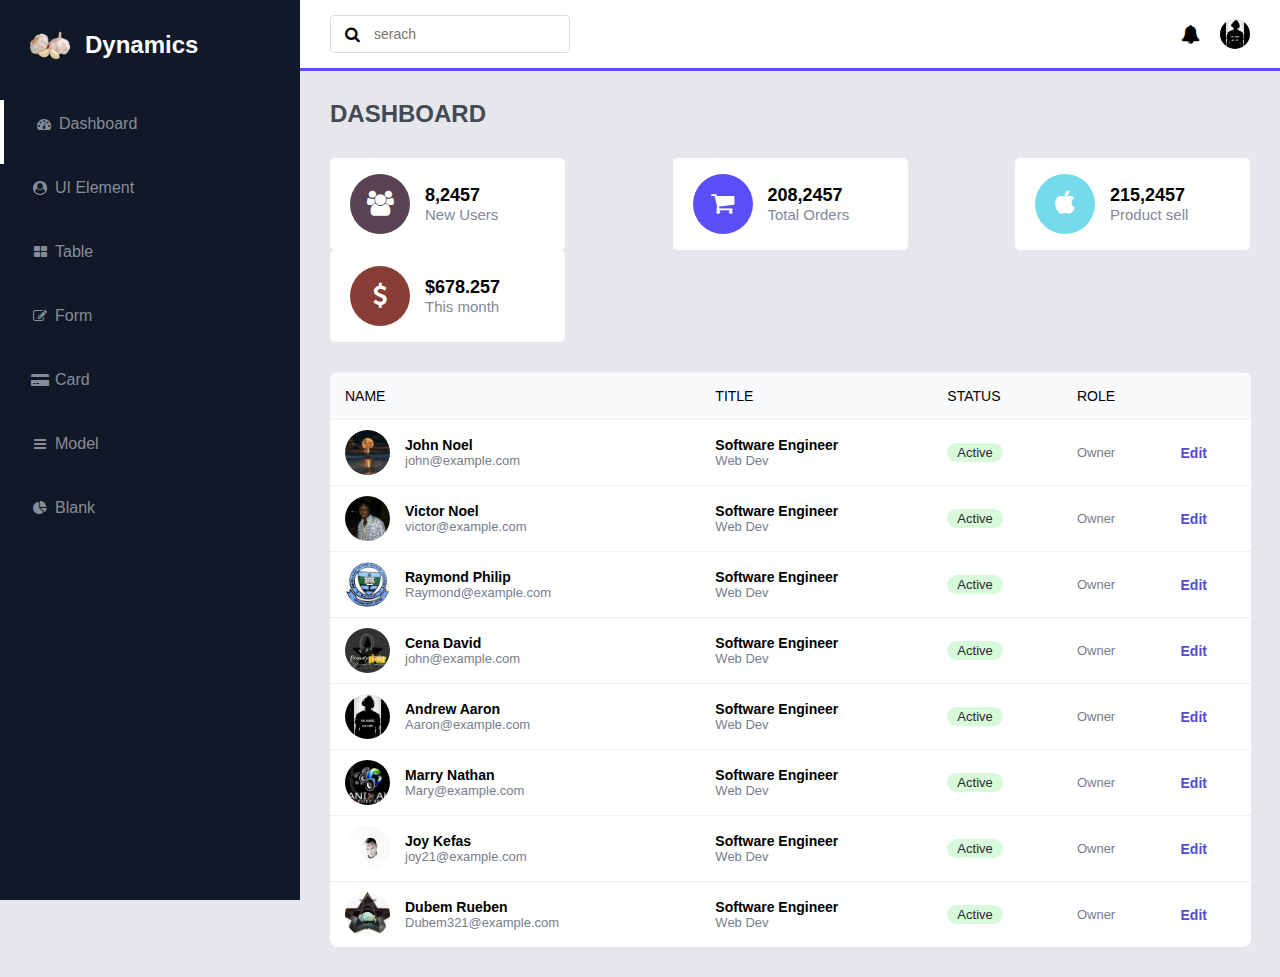
<file: index.html>
<!DOCTYPE html>
<html lang="en">

<head>
    <meta charset="UTF-8">
    <meta http-equiv="X-UA-Compatible" content="IE=edge">
    <meta name="viewport" content="width=device-width, initial-scale=1.0">
    <title>DASHBOARD</title>
    <link rel="stylesheet" href="https://stackpath.bootstrapcdn.com/font-awesome/4.7.0/css/font-awesome.min.css">
    <link rel="stylesheet" href="style.css">
    
    <script src="https://code.jquery.com/jquery-3.6.1.min.js" defer></script>

</head>

<body>
    <section id="menu">
        <div class="logo">
            <img src="images/logo.png" alt="">
            <h2>Dynamics</h2>
        </div>
        <div class="items">
            <li><i class="fa fa-dashboard"></i><a href="#">Dashboard</a></li>
            <li><i class="fa fa-user-circle"></i><a href="#">UI Element</a></li>
            <li><i class="fa fa-th-large"></i><a href="#">Table</a></li>
            <li><i class="fa fa-edit"></i><a href="#">Form</a></li>
            <li><i class="fa fa-credit-card-alt"></i><a href="#">Card</a></li>
            <li><i class="fa fa-bars"></i><a href="#">Model</a></li>
            <li><i class="fa fa-pie-chart"></i><a href="#">Blank</a></li>
        </div>
    </section>

    <section id="interface">
        <div class="navigation">
            <div class="n1">
                <div>
                    <i id="menu-btn" class="fa fa-bars"></i>
                </div>
                <div class="search">
                    <i class="fa fa-search"></i>
                    <input type="text" name=" " id="" placeholder="serach">
                </div>
            </div>

            <div class="proflile">
                <i class="fa fa-bell"></i>
                <img src="images/pat.jpg" alt="">
            </div>
        </div>
        <h3 class="i-name">
            DASHBOARD
        </h3> 
        <div class="values">
            <div class="val-box">
                <i class="fa fa-users"></i>
                <div>
                    <h3>8,2457</h3>
                    <span>New Users</span>
                </div>
            </div> 
            <div class="val-box">
                <i class="fa fa-shopping-cart"></i>
                <div>
                    <h3>208,2457</h3>
                    <span>Total Orders</span>
                </div>
            </div> 
            <div class="val-box">
                <i class="fa fa-apple"></i>
                <div>
                    <h3>215,2457</h3>
                    <span>Product sell</span>
                </div>
            </div> 
            <div class="val-box">
                <i class="fa fa-dollar"></i>
                <div>
                    <h3>$678.257</h3>
                    <span>This month</span>
                </div>
            </div> 
        </div>
        <div class="board">
            <table width="100%">
                <thead> 
                    <tr>
                        <td>Name</td>
                        <td>Title</td>
                        <td>Status</td>
                        <td>Role</td>
                        <td></td>
                    </tr>
                </thead>
                <tbody>

                   <tr>
                    <td class="people">
                        <img src="images/bg.jpg" alt="">
                        <div class="poeple-de">
                            <h5>John Noel</h5>
                            <p>john@example.com</p>
                        </div>
                    </td>

                    <td class="people-des">
                        <h5>Software Engineer</h5>
                        <p>Web Dev</p>
                    </td>
                    <td class="active"><p>Active</p></td>
                    <td class="role">
                        <p>Owner</p>
                    </td>

                    <td class="edit"><a href="#">Edit</a></td>
                   </tr>

                   <tr>
                    <td class="people">
                        <img src="images/aa.jpg" alt="">
                        <div class="poeple-de">
                            <h5>Victor Noel</h5>
                            <p>victor@example.com</p>
                        </div>
                    </td>

                    <td class="people-des">
                        <h5>Software Engineer</h5>
                        <p>Web Dev</p>
                    </td>
                    <td class="active"><p>Active</p></td>
                    <td class="role">
                        <p>Owner</p>
                    </td>

                    <td class="edit"><a href="#">Edit</a></td>
                   </tr>

                   <tr>
                    <td class="people">
                        <img src="images/fa.jpg" alt="">
                        <div class="poeple-de">
                            <h5>Raymond Philip</h5>
                            <p>Raymond@example.com</p>
                        </div>
                    </td>

                    <td class="people-des">
                        <h5>Software Engineer</h5>
                        <p>Web Dev</p>
                    </td>
                    <td class="active"><p>Active</p></td>
                    <td class="role">
                        <p>Owner</p>
                    </td>

                    <td class="edit"><a href="#">Edit</a></td>
                   </tr>

                   <tr>
                    <td class="people">
                        <img src="images/gm.jpg" alt="">
                        <div class="poeple-de">
                            <h5>Cena David</h5>
                            <p>john@example.com</p>
                        </div>
                    </td>

                    <td class="people-des">
                        <h5>Software Engineer</h5>
                        <p>Web Dev</p>
                    </td>
                    <td class="active"><p>Active</p></td>
                    <td class="role">
                        <p>Owner</p>
                    </td>

                    <td class="edit"><a href="#">Edit</a></td>
                   </tr> 
                   <tr>
                    <td class="people">
                        <img src="images/pat.jpg" alt="">
                        <div class="poeple-de">
                            <h5>Andrew Aaron</h5>
                            <p>Aaron@example.com</p>
                        </div>
                    </td>

                    <td class="people-des">
                        <h5>Software Engineer</h5>
                        <p>Web Dev</p>
                    </td>
                    <td class="active"><p>Active</p></td>
                    <td class="role">
                        <p>Owner</p>
                    </td>

                    <td class="edit"><a href="#">Edit</a></td>
                   </tr> 
                   <tr>
                    <td class="people">
                        <img src="images/ta.jpg" alt="">
                        <div class="poeple-de">
                            <h5>Marry Nathan</h5>
                            <p>Mary@example.com</p>
                        </div>
                    </td>

                    <td class="people-des">
                        <h5>Software Engineer</h5>
                        <p>Web Dev</p>
                    </td>
                    <td class="active"><p>Active</p></td>
                    <td class="role">
                        <p>Owner</p>
                    </td>

                    <td class="edit"><a href="#">Edit</a></td>
                   </tr> 
                   <tr>
                    <td class="people">
                        <img src="images/pro.jpg" alt="">
                        <div class="poeple-de">
                            <h5>Joy Kefas</h5>
                            <p>joy21@example.com</p>
                        </div>
                    </td>

                    <td class="people-des">
                        <h5>Software Engineer</h5>
                        <p>Web Dev</p>
                    </td>
                    <td class="active"><p>Active</p></td>
                    <td class="role">
                        <p>Owner</p>
                    </td>

                    <td class="edit"><a href="#">Edit</a></td>
                   </tr> 
                   <tr>
                    <td class="people">
                        <img src="images/tb.png" alt="">
                        <div class="poeple-de">
                            <h5>Dubem Rueben</h5>
                            <p>Dubem321@example.com</p>
                        </div>
                    </td>

                    <td class="people-des">
                        <h5>Software Engineer</h5>
                        <p>Web Dev</p>
                    </td>
                    <td class="active"><p>Active</p></td>
                    <td class="role">
                        <p>Owner</p>
                    </td>

                    <td class="edit"><a href="#">Edit</a></td>
                   </tr> 
                </tbody>
            </table>
        </div>
    </section>

    <script>
        $('#menu-btn').click(function() {
            $('#menu').toggleClass("active");
        })
    </script>
    
</body>

</html>
</file>
<file: style.css>
*{
    margin: 0;
    padding: 0;
    box-sizing: border-box;
    font-family: 'poppins', sans-serif;
}

body{
    width: 100%;
    background: #e5e7eb;
    position: relative;
    display: flex;
}
#menu{
    background-color: #111827;
    width: 300px;
    height: 100%;
    position: fixed;
    top: 0;
    left: 0;
}

#menu .logo{
    display: flex;
    align-items: center;
    color: #fff;
    padding: 30px 0 0 30px;
} 

#menu .logo img{
    width: 40px;
    margin-right: 15px;
}

#menu .items{
    margin-top: 40px;
}

#menu .items li{
    list-style: none;
    padding: 15px 0;
    /* display: flex; */
    /* gap: 5px; */
    align-items: center;
    transition: 0.3s ease;
}

#menu .items li:hover{
    background: #253047;
    cursor: pointer;
}

#menu .items li:nth-child(1){
    border-left: 4px solid white;
}

#menu .items li i{
    color: rgb(134, 141, 151);
    width: 30px;
    height: 30px;
    line-height: 10px;
    text-align: center;
    font-size: 14px;
    margin: 0 0px 0 25px;
}

#menu .items li:hover i,
#menu .items li:hover a{
    color: #f3f4f6;
}
#menu .items li a{
    text-decoration: none;
    color: rgb(134, 141, 151);
    font-weight: 300px;
    align-content: center;
    height: 30px;
    transition: 0.3s ease;
}

#interface{
    width: calc(100% - 300px);
    margin-left: 300px;
    position: relative;
}

#interface .navigation{
    display: flex;
    align-items: center;
    justify-content: space-between;
    background: white;
    padding: 15px 30px;
    border-bottom: 3px solid #594ef7;
    position: fixed;
    width: calc(100% - 300px);
}

#interface .navigation .search{
    display: flex;
    justify-content: flex-start;
    align-items: center;
    padding: 10px 14px;
    border: 1px solid #d7dbe6;
    border-radius: 4px;
}

#interface .navigation .search i{
    /* margin-left: 4px; */
    margin-right: 14px;
}

#interface .navigation .search input{
    border: none;
    outline: none;
    font-size: 14px;
}

#interface .navigation .proflile{
    display: flex;
    justify-content: flex-start;
    align-items: center;
}
#interface .navigation .proflile i{
    margin-right: 20px;
    font-size: 19px;
    font-weight: 400;
    
}

#interface .navigation .proflile img{
    width: 30px;
    height: 30px;
    object-fit: cover;
    border-radius: 50%;
}

.n1{
    display: flex;
    justify-content: flex-start;
    align-items: center;

}

#menu-btn{
    display: none;
    color: #2b2b2b;
    font-size: 20px;
    cursor: pointer;
    margin-right: 20px;
}

.i-name{
    color: #444a53;
    padding: 30px 30px 0 30px;
    font-size: 24px;
    font-weight: 700;
    margin-top: 70px;
}

.values{
    padding: 30px 30px 0 30px;
    display: flex;
    justify-content: space-between;
    align-items: center;
    flex-wrap: wrap;
}

.values .val-box{
    background: #fff;
    width: 235px;
    padding: 16px 20px;
    border-radius: 5px;
    display: flex;
    justify-content: flex-start;
    align-items: center;
}
.values .val-box i{
    font-size:  25px;
    width: 60px;
    height: 60px;
    line-height: 60px;
    border-radius: 50%;
    text-align: center;
    color: #fff;
    margin-right: 15px;
}

.values .val-box:first-child i{
    background: #594352;
} 

.values .val-box:nth-child(2) i{
    background: #594ef7;
} 

.values .val-box:nth-child(3) i{
    background: #74daec;
} 

.values .val-box:last-child i{
    background: #883d37;
} 
 
.values .val-box h3{
    font-size: 18px;
    font-weight: 600;

}

.values .val-box span{
    font-size: 15px;
    color: #828997;
}

.board{
    width: 94%;
    margin: 30px 0 30px 30px;
    overflow: auto;
    background: #fff;
    border-radius: 8px;
}

.board img{
    width: 45px;
    height: 45px;
    object-fit: cover;
    border-radius: 50%;
    margin-right: 15px;
}

.board h5{
    font-weight: 600;
    font-size: 14px;
}

.board p{
    font-weight: 400;
    font-size: 13px;
    color: #787d8d;
}

.board .people{
    display: flex;
    justify-content: flex-start;
    align-items: center;
    text-align: start;

}
table{
    border-collapse: collapse;
}

tr{
    border-top: 1px solid #eef0f3;
}

thead td{
    font-size: 14px;
    text-transform: uppercase;
    font-weight: 400;
    background: #f9fafb;
    text-align: start;
    padding: 15px;
}

tbody tr td{
    padding: 10px 15px;
}

.active p{
    background: #d7fada;
    padding: 2px 10px;
    display: inline-block;
    border-radius: 40px;
    color:#2b2b2b ;
}

.edit a{
    text-decoration: none; 
    font-size: 14px;
     color: #554cd1;
     font-weight: 600;
}

@media (max-width: 769px) {
    #menu {
        background-color: #111827;
        width: 270px;
        position: fixed;
        left: -270px;
        transition:0.3s ease ;
    }
    #menu.active{
        left: 0px;
    }

    #menu-btn{
        display: initial;
    }

    #interface {
        width: 100%;
        margin-left: 0px;
        display: inline-block;
        transition:0.3s ease ;
    }

    #menu.active~#interface{
        width: calc(100% - 270px);
        margin-left: 270px;
        transition:0.3s ease ;
    }

    #interface .navigation  {
       width: 100%;
    }
    .values {
        padding: 30px 30px 0 30px;
        justify-content: flex-start;
    }
    .values .val-box {
        padding: 16px 20px;
        margin: 10px 20px 10px 0;
    }
    .board {
        width: 92%;
        padding: 0;
        overflow-x: auto;
    }
    table{
        width: 100%;
        border-collapse: collapse;
    }

}

@media (max-width: 477px) {
    #interface .navigation {
        padding: 15px;
    }
    #interface .navigation .search input{
        width: 150px;
    }
    .i-name {
        padding: 30px 15px 0 15px;
    }
    .values {
        padding: 15px 15px 0 15px;
    }
    .values .val-box {
        width: 100%;
        margin: 8px 0;
    }
    .board {
       margin: 30px 15px 30px 15px;
    }
}
</file>
